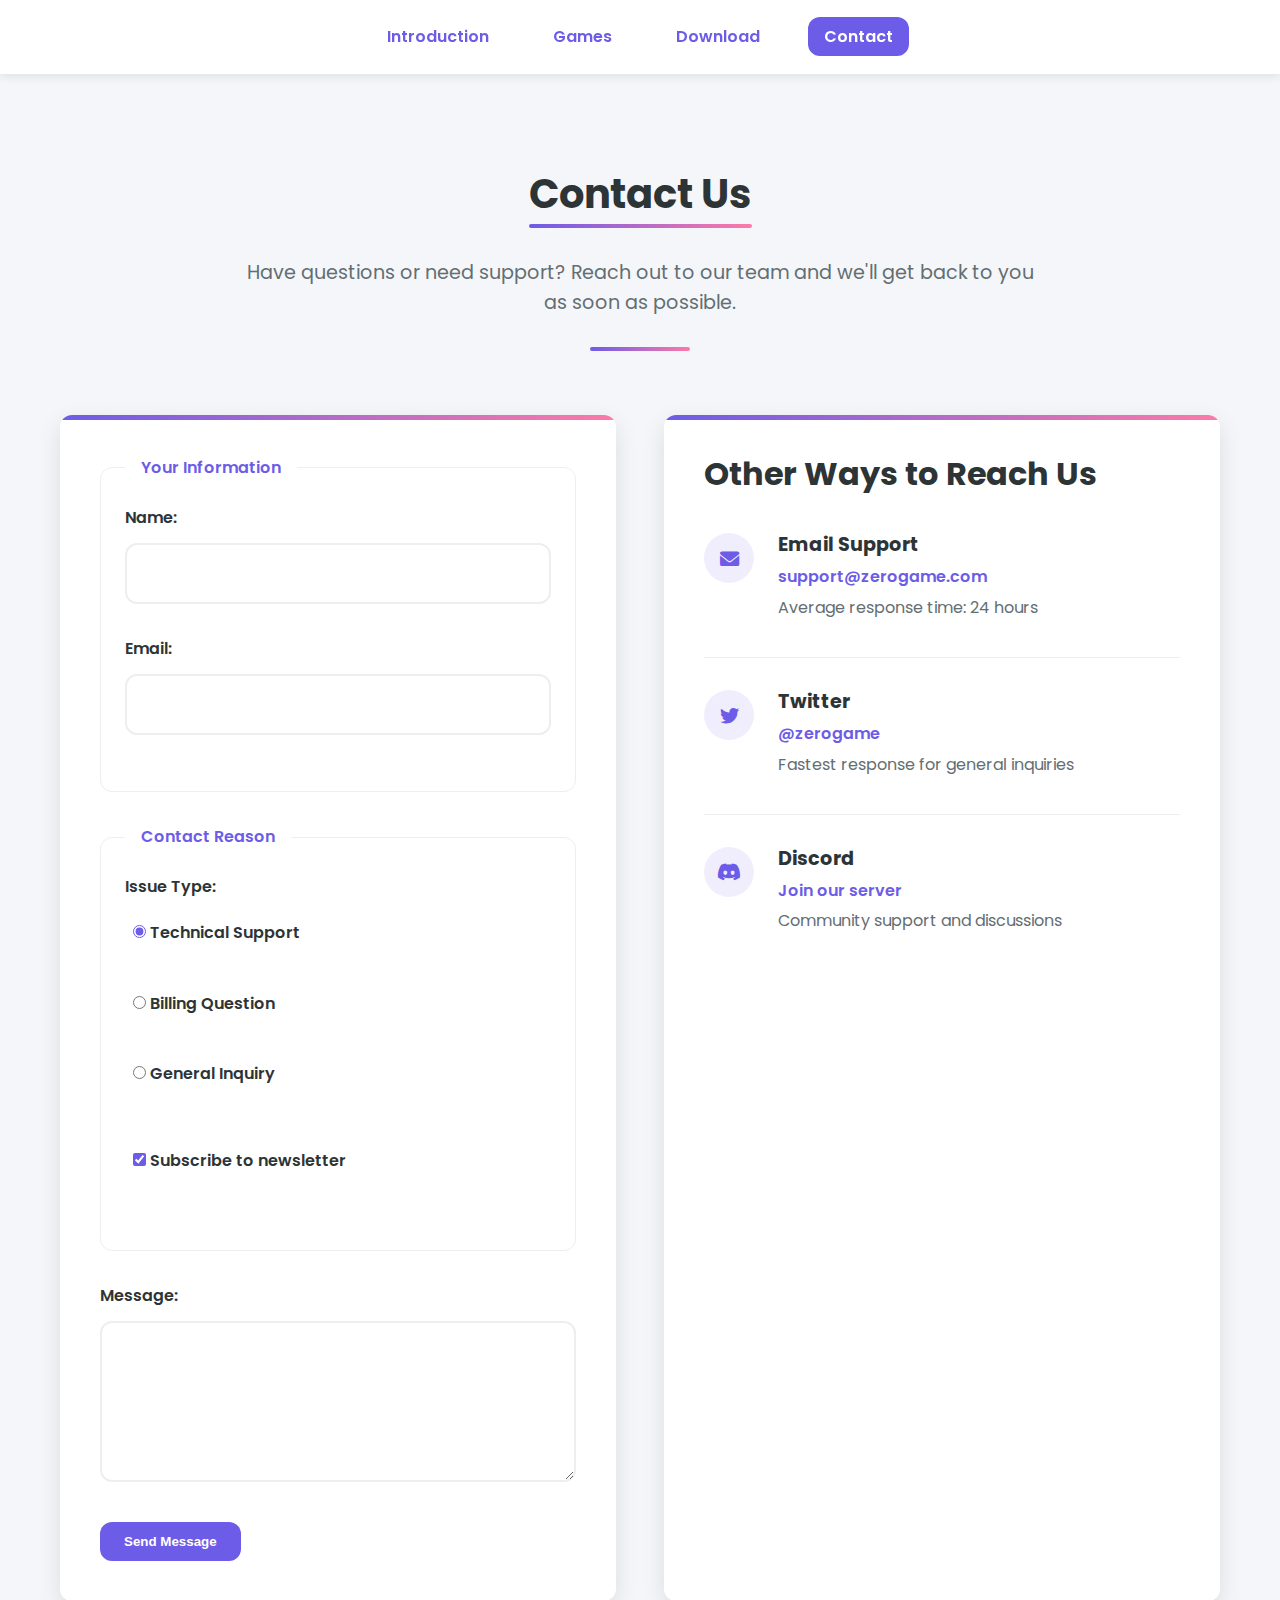
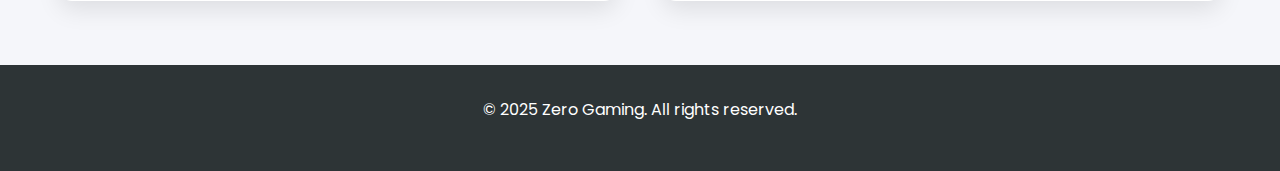
<file: contact.html>
<!DOCTYPE html>
<html lang="en">
<head>
    <meta charset="UTF-8">
    <meta name="viewport" content="width=device-width, initial-scale=1.0">
    <title>Contact Zero Gaming Support</title>
    <link rel="stylesheet" href="css/base.css">
    <link rel="stylesheet" href="css/contact.css">
    <link href="https://fonts.googleapis.com/css2?family=Poppins:wght@400;600;700&display=swap" rel="stylesheet">
    <link rel="stylesheet" href="https://cdnjs.cloudflare.com/ajax/libs/font-awesome/6.0.0/css/all.min.css">
    <link rel="stylesheet" href="https://cdnjs.cloudflare.com/ajax/libs/animate.css/4.1.1/animate.min.css">
    <script src="script/script.js"></script>
</head>
<body>
    <header>
        <a href="#content" class="skip-link">Skip to content</a>
        <nav>
            <ul>
                <li><a href="index.html">Introduction</a></li>
                <li><a href="games.html">Games</a></li>
                <li><a href="download.html">Download</a></li>
                <li><a href="contact.html" class="active">Contact</a></li>
            </ul>
        </nav>
    </header>

    <main id="content">
        <section class="contact-header animate__animated animate__fadeIn">
            <div class="container">
                <h1 class="section-title">Contact Us</h1>
                <p>Have questions or need support? Reach out to our team and we'll get back to you as soon as possible.</p>
            </div>
        </section>

        <section class="contact-container">
            <div class="container">
                <div class="contact-grid">
                    <div class="contact-form animate__animated animate__fadeInLeft">
                        <form action="https://formsubmit.co/support@zerogame.com" method="POST">
                            <fieldset>
                                <legend>Your Information</legend>
                                <div class="form-group">
                                    <label for="name">Name:</label>
                                    <input type="text" id="name" name="name" required maxlength="50" class="form-control">
                                </div>
                                <div class="form-group">
                                    <label for="email">Email:</label>
                                    <input type="email" id="email" name="email" required maxlength="50" class="form-control">
                                </div>
                            </fieldset>

                            <fieldset>
                                <legend>Contact Reason</legend>
                                <div class="form-group">
                                    <label>Issue Type:</label>
                                    <div class="radio-group">
                                        <label class="radio-option">
                                            <input type="radio" id="technical" name="issue-type" value="technical" checked>
                                            <span>Technical Support</span>
                                        </label>
                                        <label class="radio-option">
                                            <input type="radio" id="billing" name="issue-type" value="billing">
                                            <span>Billing Question</span>
                                        </label>
                                        <label class="radio-option">
                                            <input type="radio" id="general" name="issue-type" value="general">
                                            <span>General Inquiry</span>
                                        </label>
                                    </div>
                                </div>

                                <div class="form-group checkbox-group">
                                    <label class="checkbox-option">
                                        <input type="checkbox" id="newsletter" name="newsletter" checked>
                                        <span>Subscribe to newsletter</span>
                                    </label>
                                </div>
                            </fieldset>

                            <div class="form-group">
                                <label for="message">Message:</label>
                                <textarea id="message" name="message" rows="5" required maxlength="500" class="form-control"></textarea>
                            </div>

                            <button type="submit" class="button">Send Message</button>
                        </form>
                    </div>

                    <div class="contact-info animate__animated animate__fadeInRight">
                        <h2>Other Ways to Reach Us</h2>
                        <div class="contact-methods">
                            <div class="contact-method">
                                <div class="contact-icon">
                                    <i class="fas fa-envelope"></i>
                                </div>
                                <div>
                                    <h3>Email Support</h3>
                                    <p><a href="mailto:support@zerogame.com">support@zerogame.com</a></p>
                                    <p>Average response time: 24 hours</p>
                                </div>
                            </div>
                            <div class="contact-method">
                                <div class="contact-icon">
                                    <i class="fab fa-twitter"></i>
                                </div>
                                <div>
                                    <h3>Twitter</h3>
                                    <p><a href="https://twitter.com/zerogame" target="_blank">@zerogame</a></p>
                                    <p>Fastest response for general inquiries</p>
                                </div>
                            </div>
                            <div class="contact-method">
                                <div class="contact-icon">
                                    <i class="fab fa-discord"></i>
                                </div>
                                <div>
                                    <h3>Discord</h3>
                                    <p><a href="https://discord.gg/zerogame" target="_blank">Join our server</a></p>
                                    <p>Community support and discussions</p>
                                </div>
                            </div>
                        </div>
                    </div>
                </div>
            </div>
        </section>
    </main>

   <footer>
    <div class="container">
      <p>&copy; 2025 Zero Gaming. All rights reserved.</p>
    </div>
  </footer>
</body>
</html>
</file>
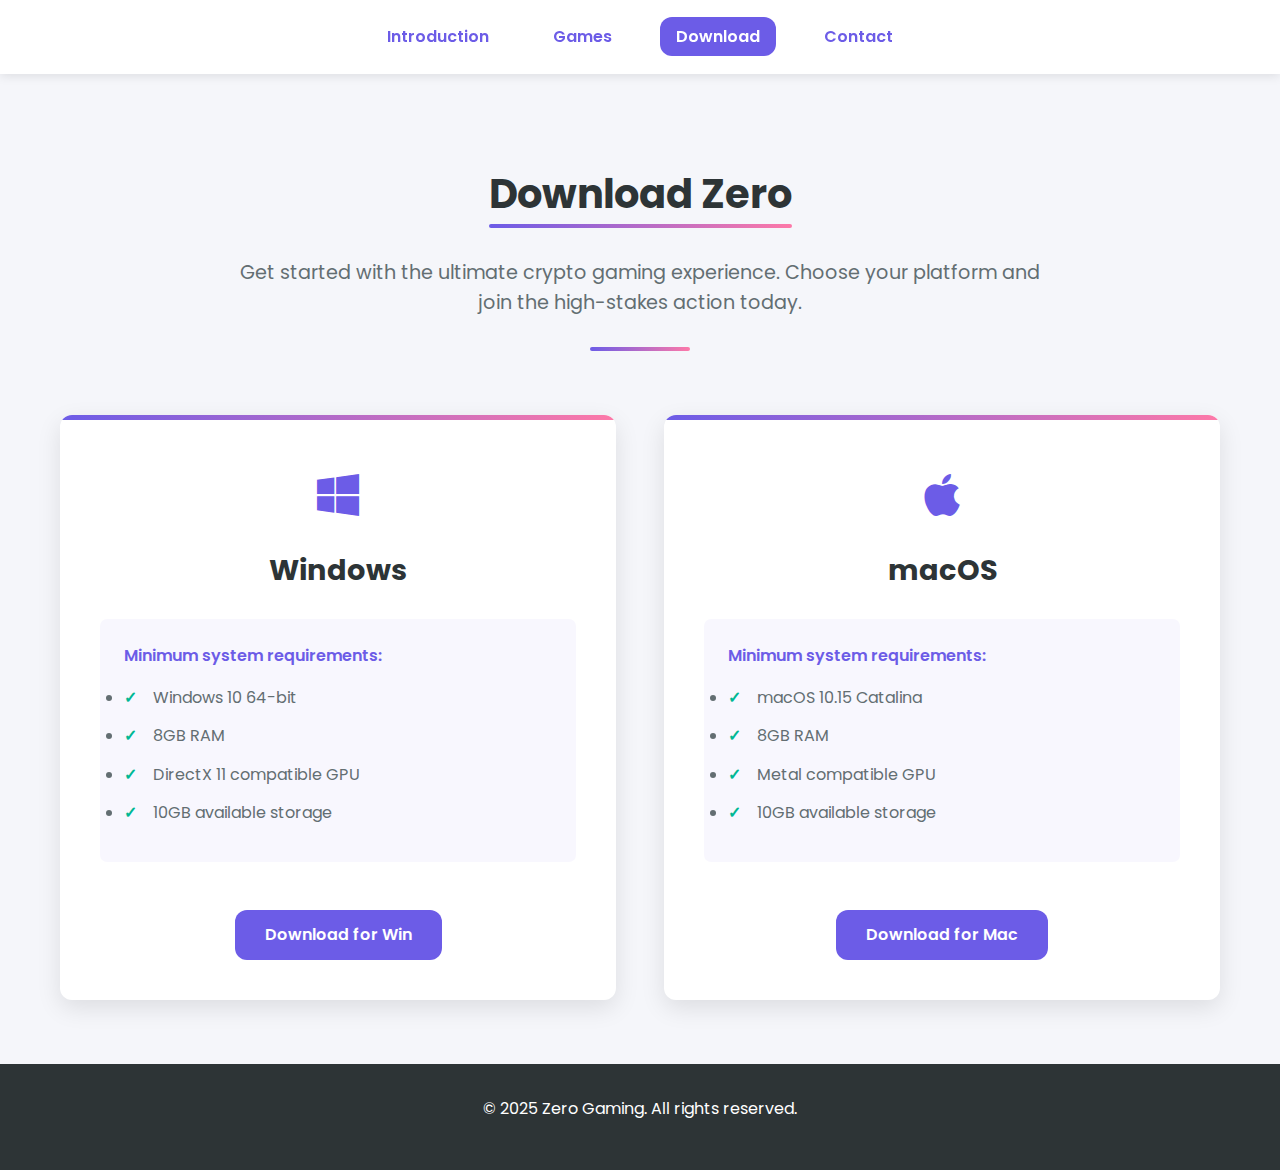
<file: download.html>
<!DOCTYPE html>
<html lang="en">
<head>
  <meta charset="UTF-8">
  <meta name="viewport" content="width=device-width, initial-scale=1.0">
  <title>Download Zero - Crypto Gaming Platform</title>
  <link rel="stylesheet" href="css/base.css">
  <link rel="stylesheet" href="css/download.css">
  <link href="https://fonts.googleapis.com/css2?family=Poppins:wght@400;600;700&display=swap" rel="stylesheet">
  <link rel="stylesheet" href="https://cdnjs.cloudflare.com/ajax/libs/animate.css/4.1.1/animate.min.css">
  <link rel="stylesheet" href="https://cdnjs.cloudflare.com/ajax/libs/font-awesome/6.0.0/css/all.min.css">
  <script src="script/script.js"></script>
</head>
<body>
  <header>
    <a href="#content" class="skip-link">Skip to content</a>
    <nav>
      <ul>
        <li><a href="index.html">Introduction</a></li>
        <li><a href="games.html">Games</a></li>
        <li><a href="download.html" class="active">Download</a></li>
        <li><a href="contact.html">Contact</a></li>
      </ul>
    </nav>
  </header>

  <main id="content">
    <section class="download-header animate__animated animate__fadeIn">
      <div class="container">
        <h1 class="section-title">Download Zero</h1>
        <p>Get started with the ultimate crypto gaming experience. Choose your platform and join the high-stakes action today.</p>
      </div>
    </section>

    <section class="platforms">
      <div class="container">
        <div class="platform-grid">
          <article class="platform-card animate__animated animate__fadeInLeft">
            <div class="platform-icon">
              <i class="fab fa-windows fa-3x"></i>
            </div>
            <h2>Windows</h2>
            <div class="requirements">
              <p class="requirements-title">Minimum system requirements:</p>
              <ul>
                <li>Windows 10 64-bit</li>
                <li>8GB RAM</li>
                <li>DirectX 11 compatible GPU</li>
                <li>10GB available storage</li>
              </ul>
            </div>
            <a href="#" id="download-win" class="button pulse">Download for Win</a>
          </article>

          <article class="platform-card animate__animated animate__fadeInRight">
            <div class="platform-icon">
              <i class="fab fa-apple fa-3x"></i>
            </div>
            <h2>macOS</h2>
            <div class="requirements">
              <p class="requirements-title">Minimum system requirements:</p>
              <ul>
                <li>macOS 10.15 Catalina</li>
                <li>8GB RAM</li>
                <li>Metal compatible GPU</li>
                <li>10GB available storage</li>
              </ul>
            </div>
            <a href="#" id="download-mac" class="button pulse">Download for Mac</a>
          </article>
        </div>
      </div>
    </section>
  </main>

  <footer>
    <div class="container">
      <p>&copy; 2025 Zero Gaming. All rights reserved.</p>
    </div>
  </footer>
</body>
<script>

document.addEventListener('DOMContentLoaded', function() {
    const downloadMacButton = document.getElementById('download-mac');
    const downloadWinButton = document.getElementById('download-win');

    
    
    downloadMacButton.addEventListener('click', function(e) {
        e.preventDefault();
        const downloadLink = document.createElement('a');
        downloadLink.href = 'sources/soon.txt';
        downloadLink.download = 'coming_soon.txt'; 
        document.body.appendChild(downloadLink);
        downloadLink.click();
        document.body.removeChild(downloadLink);
     
    });
    downloadWinButton.addEventListener('click', function(e) {
        e.preventDefault();
        const downloadLink = document.createElement('a');
        downloadLink.href = 'sources/soon.txt';
        downloadLink.download = 'coming_soon.txt'; 
        document.body.appendChild(downloadLink);
        downloadLink.click();
        document.body.removeChild(downloadLink);
     
    });
});

</script>
</html>
</file>
<file: css/base.css>
:root {
    --primary-color: #6c5ce7;
    --secondary-color: #a29bfe;
    --accent-color: #fd79a8;
    --dark-color: #2d3436;
    --light-color: #f5f6fa;
    --success-color: #00b894;
    --warning-color: #fdcb6e;
    --danger-color: #d63031;
    --text-color: #2d3436;
    --text-light: #636e72;
    --max-width: 1200px;
    --border-radius: 12px;
    --box-shadow: 0 8px 24px rgba(0, 0, 0, 0.1);
    --transition: all 0.3s ease;
}
  
* {
    margin: 0;
    padding: 0;
    box-sizing: border-box;
}
  
body {
    font-family: 'Poppins', sans-serif;
    background-color: var(--light-color);
    color: var(--text-color);
    line-height: 1.6;
}
  
.container {
    width: 100%;
    max-width: var(--max-width);
    margin: 0 auto;
    padding: 0 20px;
}
 
h1, h2, h3, h4 {
    font-weight: 700;
    line-height: 1.2;
    margin-bottom: 1rem;
}
  
h1 {
    font-size: 2.5rem;
}
  
h2 {
    font-size: 2rem;
}
  
h3 {
    font-size: 1.5rem;
}
  
p {
    margin-bottom: 1rem;
}
  
a {
    color: var(--primary-color);
    text-decoration: none;
    transition: var(--transition);
}
  
a:hover {
    color: var(--accent-color);
}

.button {
    display: inline-block;
    padding: 12px 24px;
    background-color: var(--primary-color);
    color: white;
    border: none;
    border-radius: var(--border-radius);
    font-weight: 600;
    cursor: pointer;
    transition: var(--transition);
    text-align: center;
}
  
.button:hover {
    background-color: var(--secondary-color);
    transform: translateY(-2px);
    box-shadow: 0 4px 12px rgba(108, 92, 231, 0.3);
}
  
.button.secondary {
    background-color: var(--accent-color);
}
  
.button.secondary:hover {
    background-color: #ff8fab;
}
 
header {
    background-color: white;
    box-shadow: 0 2px 10px rgba(0, 0, 0, 0.1);
    position: sticky;
    top: 0;
    z-index: 100;
}
  
nav ul {
    display: flex;
    list-style: none;
    justify-content: center;
    gap: 2rem;
    padding: 1.5rem 0;
}
  
nav a {
    font-weight: 600;
    padding: 0.5rem 1rem;
    border-radius: var(--border-radius);
}
  
nav a.active {
    background-color: var(--primary-color);
    color: white;
}

footer {
    background-color: var(--dark-color);
    color: white;
    padding: 2rem 0;
    text-align: center;
    margin-top: 3rem;
}

.text-center {
    text-align: center;
}
  
.mt-1 { margin-top: 1rem; }
.mt-2 { margin-top: 2rem; }
.mt-3 { margin-top: 3rem; }
  

.skip-link {
    position: absolute;
    left: -999px;
    top: auto;
    width: 1px;
    height: 1px;
    overflow: hidden;
    z-index: -1000;
}
  
.skip-link:focus {
    position: static;
    width: auto;
    height: auto;
    padding: 0.5rem 1rem;
    margin: 1rem;
    background-color: var(--primary-color);
    color: white;
    z-index: 1000;
    border-radius: var(--border-radius);
}
</file>
<file: css/contact.css>
.contact-header {
    text-align: center;
    margin: 4rem 0;
    padding: 2rem 0;
    position: relative;
}

.contact-header::after {
    content: '';
    position: absolute;
    bottom: 0;
    left: 50%;
    transform: translateX(-50%);
    width: 100px;
    height: 4px;
    background: linear-gradient(90deg, var(--primary-color), var(--accent-color));
    border-radius: 2px;
}

.contact-header p {
    max-width: 800px;
    margin: 1rem auto 0;
    font-size: 1.2rem;
    color: var(--text-light);
}

.contact-grid {
    display: grid;
    grid-template-columns: 1fr 1fr;
    gap: 3rem;
    margin: 4rem 0;
}

.contact-form, .contact-info {
    background: white;
    border-radius: var(--border-radius);
    padding: 2.5rem;
    box-shadow: var(--box-shadow);
    transition: var(--transition);
    position: relative;
    overflow: hidden;
}

.contact-form::before, .contact-info::before {
    content: '';
    position: absolute;
    top: 0;
    left: 0;
    width: 100%;
    height: 5px;
    background: linear-gradient(90deg, var(--primary-color), var(--accent-color));
}

.contact-form:hover, .contact-info:hover {
    transform: translateY(-5px);
    box-shadow: 0 15px 30px rgba(0, 0, 0, 0.15);
}

fieldset {
    border: 1px solid #eee;
    border-radius: var(--border-radius);
    padding: 1.5rem;
    margin-bottom: 2rem;
}

legend {
    font-weight: 600;
    color: var(--primary-color);
    padding: 0 1rem;
}

.form-group {
    margin-bottom: 2rem;
}

.form-group label {
    display: block;
    margin-bottom: 0.8rem;
    font-weight: 600;
    color: var(--dark-color);
}

.form-control {
    width: 100%;
    padding: 1rem;
    border: 2px solid #eee;
    border-radius: var(--border-radius);
    font-family: inherit;
    transition: var(--transition);
    font-size: 1rem;
}

.form-control:focus {
    border-color: var(--primary-color);
    outline: none;
    box-shadow: 0 0 0 3px rgba(108, 92, 231, 0.2);
}

.radio-group, .checkbox-group {
    display: flex;
    flex-direction: column;
    gap: 1rem;
}

.radio-option, .checkbox-option {
    display: flex;
    align-items: center;
    gap: 0.8rem;
    cursor: pointer;
    transition: var(--transition);
    padding: 0.5rem;
    border-radius: 5px;
}

.radio-option:hover, .checkbox-option:hover {
    background: rgba(108, 92, 231, 0.05);
}

.radio-option input, .checkbox-option input {
    accent-color: var(--primary-color);
}

.contact-methods {
    margin-top: 2.5rem;
}

.contact-method {
    display: flex;
    align-items: flex-start;
    gap: 1.5rem;
    margin-bottom: 2rem;
    padding-bottom: 2rem;
    border-bottom: 1px solid #eee;
}

.contact-method:last-child {
    border-bottom: none;
    margin-bottom: 0;
    padding-bottom: 0;
}

.contact-icon {
    font-size: 1.2rem;
    color: var(--primary-color);
    width: 50px;
    height: 50px;
    background: rgba(108, 92, 231, 0.1);
    border-radius: 50%;
    display: flex;
    align-items: center;
    justify-content: center;
    flex-shrink: 0;
    transition: var(--transition);
}

.contact-method:hover .contact-icon {
    background: var(--primary-color);
    color: white;
    transform: scale(1.1);
}

.contact-method h3 {
    font-size: 1.2rem;
    margin-bottom: 0.5rem;
    color: var(--dark-color);
}

.contact-method p {
    color: var(--text-light);
    margin-bottom: 0.3rem;
}

.contact-method a {
    color: var(--primary-color);
    font-weight: 600;
    transition: var(--transition);
}

.contact-method a:hover {
    color: var(--accent-color);
}

.section-title {
    font-size: 2.5rem;
    margin-bottom: 1.5rem;
    position: relative;
    display: inline-block;
}

.section-title::after {
    content: '';
    position: absolute;
    bottom: -10px;
    left: 0;
    width: 100%;
    height: 4px;
    background: linear-gradient(90deg, var(--primary-color), var(--accent-color));
    border-radius: 2px;
}

@media (max-width: 768px) {
    .contact-grid {
        grid-template-columns: 1fr;
    }
}
</file>
<file: css/download.css>
.download-header {
    text-align: center;
    margin: 4rem 0;
    padding: 2rem 0;
    position: relative;
}

.download-header::after {
    content: '';
    position: absolute;
    bottom: 0;
    left: 50%;
    transform: translateX(-50%);
    width: 100px;
    height: 4px;
    background: linear-gradient(90deg, var(--primary-color), var(--accent-color));
    border-radius: 2px;
}

.download-header p {
    max-width: 800px;
    margin: 1rem auto 0;
    font-size: 1.2rem;
    color: var(--text-light);
}

.platform-grid {
    display: grid;
    grid-template-columns: repeat(auto-fit, minmax(350px, 1fr));
    gap: 3rem;
    margin: 4rem 0;
}

.platform-card {
    background: white;
    border-radius: var(--border-radius);
    padding: 2.5rem;
    text-align: center;
    box-shadow: var(--box-shadow);
    transition: var(--transition);
    position: relative;
    overflow: hidden;
}

.platform-card::before {
    content: '';
    position: absolute;
    top: 0;
    left: 0;
    width: 100%;
    height: 5px;
    background: linear-gradient(90deg, var(--primary-color), var(--accent-color));
}

.platform-card:hover {
    transform: translateY(-10px);
    box-shadow: 0 15px 30px rgba(0, 0, 0, 0.15);
}

.platform-icon {
    margin: 1rem 0 2rem;
    color: var(--primary-color);
    transition: var(--transition);
}

.platform-card:hover .platform-icon {
    transform: scale(1.1);
    color: var(--accent-color);
}

.platform-card h2 {
    font-size: 1.8rem;
    margin-bottom: 1.5rem;
    color: var(--dark-color);
}

.requirements {
    margin: 2rem 0;
    text-align: left;
    background: rgba(108, 92, 231, 0.05);
    padding: 1.5rem;
    border-radius: calc(var(--border-radius) - 5px);
}

.requirements-title {
    font-weight: 600;
    margin-bottom: 1rem;
    color: var(--primary-color);
}

.requirements li {
    margin-bottom: 0.8rem;
    position: relative;
    padding-left: 1.8rem;
    color: var(--text-light);
}

.requirements li::before {
    content: '✓';
    color: var(--success-color);
    font-weight: bold;
    position: absolute;
    left: 0;
}

.section-title {
    font-size: 2.5rem;
    margin-bottom: 1.5rem;
    position: relative;
    display: inline-block;
}

.section-title::after {
    content: '';
    position: absolute;
    bottom: -10px;
    left: 0;
    width: 100%;
    height: 4px;
    background: linear-gradient(90deg, var(--primary-color), var(--accent-color));
    border-radius: 2px;
}

@keyframes pulse {
    0% { transform: scale(1); }
    50% { transform: scale(1.05); }
    100% { transform: scale(1); }
}

.button.pulse {
    animation: pulse 2s infinite;
    display: inline-block;
    padding: 12px 30px;
    margin-top: 1rem;
    font-weight: 600;
}
</file>
